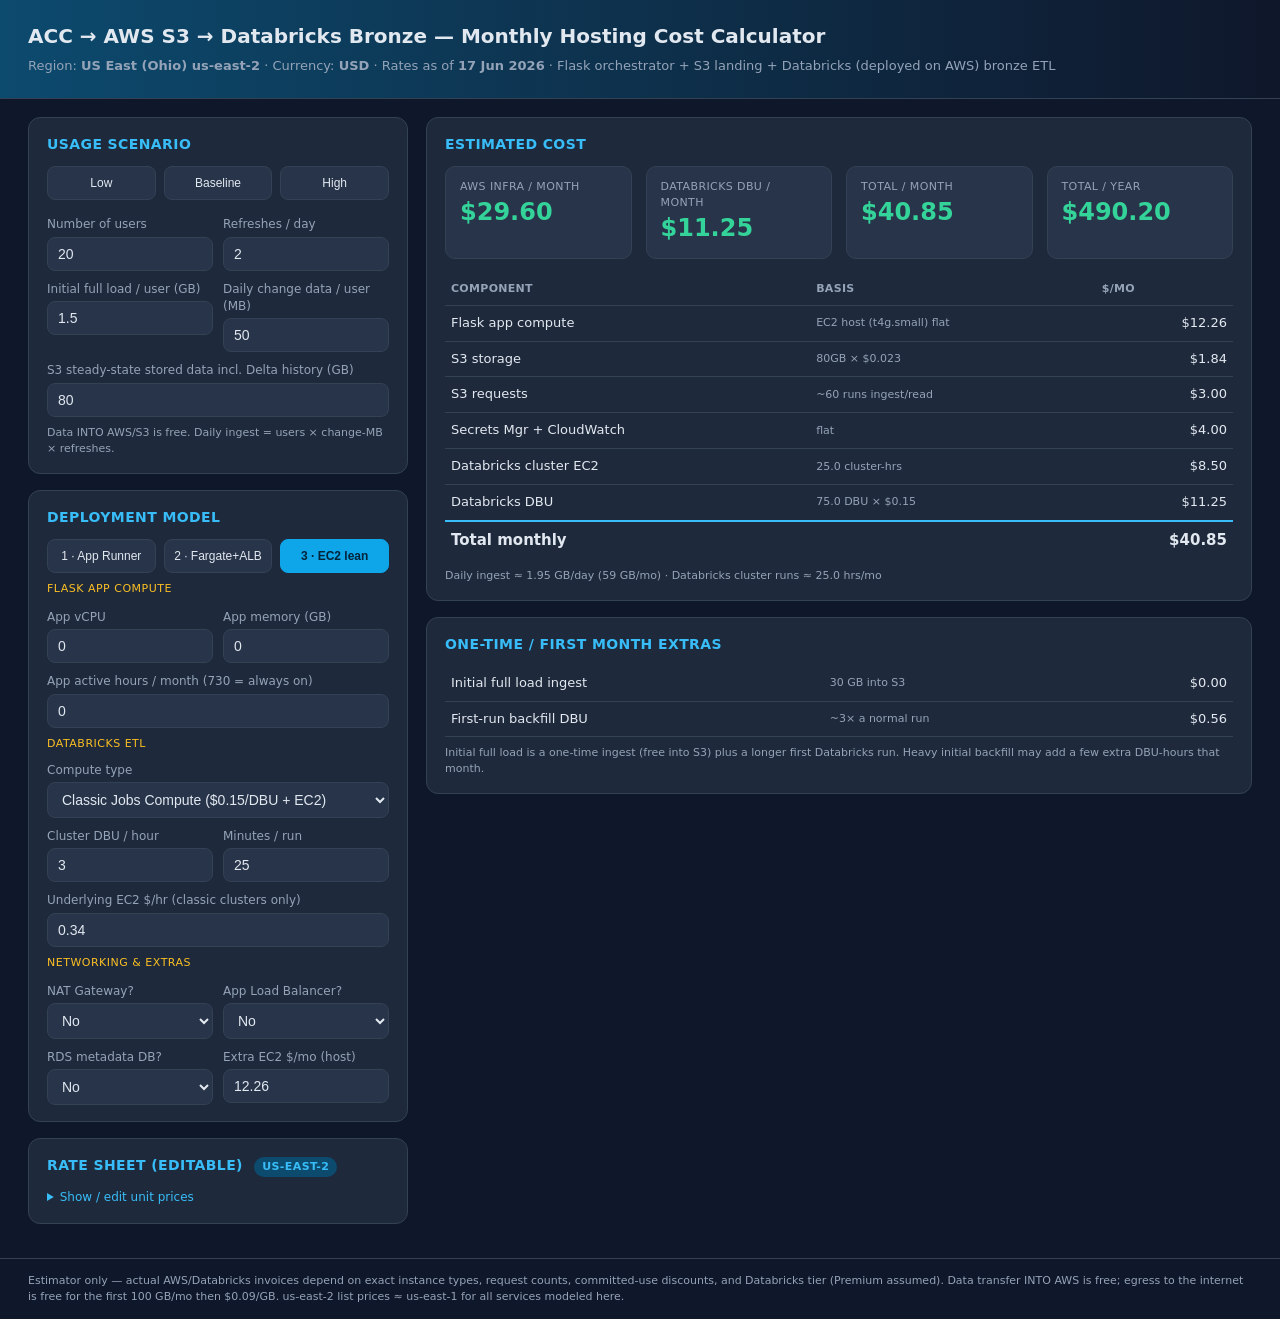
<file: docs/New architecture/Web hosting and CICD/aws-cost-estimate/cost-calculator.html>
<!DOCTYPE html>
<html lang="en">
<head>
<meta charset="UTF-8">
<meta name="viewport" content="width=device-width, initial-scale=1.0">
<title>ACC → Databricks on AWS — Hosting Cost Calculator (us-east-2)</title>
<style>
  :root{
    --bg:#0f172a;--panel:#1e293b;--panel2:#273449;--ink:#e2e8f0;--mut:#94a3b8;
    --acc:#38bdf8;--good:#34d399;--warn:#fbbf24;--line:#334155;--chip:#0ea5e9;
  }
  *{box-sizing:border-box}
  body{margin:0;font-family:'Segoe UI',system-ui,Arial,sans-serif;background:var(--bg);color:var(--ink);line-height:1.45}
  header{padding:22px 28px;background:linear-gradient(90deg,#0c4a6e,#0f172a);border-bottom:1px solid var(--line)}
  header h1{margin:0;font-size:20px}
  header p{margin:6px 0 0;color:var(--mut);font-size:13px}
  .wrap{display:grid;grid-template-columns:380px 1fr;gap:18px;padding:18px 28px;align-items:start}
  @media(max-width:980px){.wrap{grid-template-columns:1fr}}
  .card{background:var(--panel);border:1px solid var(--line);border-radius:12px;padding:16px 18px;margin-bottom:16px}
  .card h2{margin:0 0 12px;font-size:14px;letter-spacing:.4px;text-transform:uppercase;color:var(--acc)}
  label{display:block;font-size:12px;color:var(--mut);margin:10px 0 3px}
  input[type=number],select{width:100%;padding:8px 10px;background:var(--panel2);border:1px solid var(--line);
    border-radius:8px;color:var(--ink);font-size:14px}
  .row{display:grid;grid-template-columns:1fr 1fr;gap:10px}
  .presets{display:flex;gap:8px;flex-wrap:wrap;margin-bottom:6px}
  .presets button,.modelbtns button{flex:1;min-width:90px;padding:9px 6px;border:1px solid var(--line);border-radius:8px;
    background:var(--panel2);color:var(--ink);cursor:pointer;font-size:12px}
  .presets button:hover,.modelbtns button:hover{border-color:var(--acc)}
  .modelbtns{display:flex;gap:8px;margin-bottom:8px}
  .modelbtns button.active{background:var(--chip);border-color:var(--chip);color:#04243a;font-weight:700}
  table{width:100%;border-collapse:collapse;font-size:13px}
  th,td{text-align:left;padding:8px 6px;border-bottom:1px solid var(--line)}
  th{color:var(--mut);font-weight:600;font-size:11px;text-transform:uppercase;letter-spacing:.3px}
  td.num{text-align:right;font-variant-numeric:tabular-nums}
  tr.sub td{color:var(--mut);font-size:12px}
  .tot td{font-weight:800;font-size:15px;border-top:2px solid var(--acc);border-bottom:none}
  .big{display:flex;gap:14px;flex-wrap:wrap;margin-bottom:14px}
  .kpi{flex:1;min-width:150px;background:var(--panel2);border:1px solid var(--line);border-radius:10px;padding:12px 14px}
  .kpi .v{font-size:24px;font-weight:800;color:var(--good)}
  .kpi .l{font-size:11px;color:var(--mut);text-transform:uppercase;letter-spacing:.4px}
  .pill{display:inline-block;font-size:11px;padding:2px 8px;border-radius:99px;background:#0c4a6e;color:var(--acc);margin-left:6px}
  .note{font-size:11px;color:var(--mut);margin-top:8px}
  .rate{font-size:11px;color:var(--mut)}
  details{margin-top:10px}
  summary{cursor:pointer;color:var(--acc);font-size:12px}
  .grp{margin:8px 0 2px;font-size:11px;text-transform:uppercase;color:var(--warn);letter-spacing:.5px}
  footer{padding:14px 28px;color:var(--mut);font-size:11px;border-top:1px solid var(--line)}
</style>
</head>
<body>
<header>
  <h1>ACC → AWS S3 → Databricks Bronze — Monthly Hosting Cost Calculator</h1>
  <p>Region: <b>US East (Ohio) us-east-2</b> · Currency: <b>USD</b> · Rates as of <b>17 Jun 2026</b> · Flask orchestrator + S3 landing + Databricks (deployed on AWS) bronze ETL</p>
</header>

<div class="wrap">
  <!-- LEFT: INPUTS -->
  <div>
    <div class="card">
      <h2>Usage scenario</h2>
      <div class="presets">
        <button onclick="preset('low')">Low</button>
        <button onclick="preset('base')">Baseline</button>
        <button onclick="preset('high')">High</button>
      </div>
      <div class="row">
        <div><label>Number of users</label><input id="users" type="number" value="20"></div>
        <div><label>Refreshes / day</label><input id="refreshday" type="number" value="2"></div>
      </div>
      <div class="row">
        <div><label>Initial full load / user (GB)</label><input id="initgb" type="number" step="0.1" value="1.5"></div>
        <div><label>Daily change data / user (MB)</label><input id="dailymb" type="number" value="50"></div>
      </div>
      <label>S3 steady-state stored data incl. Delta history (GB)</label>
      <input id="storegb" type="number" value="80">
      <div class="note">Data INTO AWS/S3 is free. Daily ingest = users × change-MB × refreshes.</div>
    </div>

    <div class="card">
      <h2>Deployment model</h2>
      <div class="modelbtns">
        <button id="m1" onclick="setModel(1)">1 · App Runner</button>
        <button id="m2" onclick="setModel(2)">2 · Fargate+ALB</button>
        <button id="m3" onclick="setModel(3)">3 · EC2 lean</button>
      </div>

      <div class="grp">Flask app compute</div>
      <div class="row">
        <div><label>App vCPU</label><input id="vcpu" type="number" step="0.25" value="0.5"></div>
        <div><label>App memory (GB)</label><input id="mem" type="number" step="0.5" value="1"></div>
      </div>
      <label>App active hours / month (730 = always on)</label>
      <input id="apphrs" type="number" value="730">

      <div class="grp">Databricks ETL</div>
      <label>Compute type</label>
      <select id="dbtype">
        <option value="jobs">Classic Jobs Compute ($0.15/DBU + EC2)</option>
        <option value="serverless">Serverless Jobs ($0.70/DBU, no EC2)</option>
        <option value="allpurpose">All-Purpose ($0.55/DBU + EC2)</option>
      </select>
      <div class="row">
        <div><label>Cluster DBU / hour</label><input id="dburate" type="number" step="0.5" value="3"></div>
        <div><label>Minutes / run</label><input id="runmin" type="number" value="25"></div>
      </div>
      <label>Underlying EC2 $/hr (classic clusters only)</label>
      <input id="ec2hr" type="number" step="0.01" value="0.34">

      <div class="grp">Networking & extras</div>
      <div class="row">
        <div><label>NAT Gateway?</label><select id="nat"><option value="1">Yes</option><option value="0">No</option></select></div>
        <div><label>App Load Balancer?</label><select id="alb"><option value="1">Yes</option><option value="0">No</option></select></div>
      </div>
      <div class="row">
        <div><label>RDS metadata DB?</label><select id="rds"><option value="0">No</option><option value="1">Yes (t4g.micro)</option></select></div>
        <div><label>Extra EC2 $/mo (host)</label><input id="hostec2" type="number" step="0.01" value="0"></div>
      </div>
    </div>

    <div class="card">
      <h2>Rate sheet (editable) <span class="pill">us-east-2</span></h2>
      <details><summary>Show / edit unit prices</summary>
        <div class="row">
          <div><label>S3 $/GB-mo</label><input id="r_s3" type="number" step="0.001" value="0.023"></div>
          <div><label>S3 req $/1k (blended)</label><input id="r_req" type="number" step="0.001" value="0.005"></div>
        </div>
        <div class="row">
          <div><label>Fargate $/vCPU-hr</label><input id="r_fcpu" type="number" step="0.0001" value="0.04048"></div>
          <div><label>Fargate $/GB-hr</label><input id="r_fmem" type="number" step="0.0001" value="0.004445"></div>
        </div>
        <div class="row">
          <div><label>AppRunner $/vCPU-hr</label><input id="r_arcpu" type="number" step="0.001" value="0.064"></div>
          <div><label>AppRunner $/GB-hr</label><input id="r_armem" type="number" step="0.001" value="0.007"></div>
        </div>
        <div class="row">
          <div><label>NAT $/hr</label><input id="r_nathr" type="number" step="0.001" value="0.045"></div>
          <div><label>NAT $/GB</label><input id="r_natgb" type="number" step="0.001" value="0.045"></div>
        </div>
        <div class="row">
          <div><label>ALB $/hr</label><input id="r_albhr" type="number" step="0.0001" value="0.0225"></div>
          <div><label>ALB $/LCU-hr</label><input id="r_lcu" type="number" step="0.001" value="0.008"></div>
        </div>
        <div class="row">
          <div><label>Egress $/GB (after 100GB free)</label><input id="r_egress" type="number" step="0.001" value="0.09"></div>
          <div><label>RDS $/mo (inst+stg)</label><input id="r_rds" type="number" step="0.1" value="14"></div>
        </div>
        <div class="row">
          <div><label>DBU $ (jobs)</label><input id="r_dbujobs" type="number" step="0.01" value="0.15"></div>
          <div><label>DBU $ (serverless)</label><input id="r_dbusrv" type="number" step="0.01" value="0.70"></div>
        </div>
        <div class="row">
          <div><label>DBU $ (all-purpose)</label><input id="r_dbuall" type="number" step="0.01" value="0.55"></div>
          <div><label>Secrets+Logs $/mo</label><input id="r_misc" type="number" step="0.1" value="4"></div>
        </div>
      </details>
    </div>
  </div>

  <!-- RIGHT: RESULTS -->
  <div>
    <div class="card">
      <h2>Estimated cost</h2>
      <div class="big">
        <div class="kpi"><div class="l">AWS infra / month</div><div class="v" id="kAws">$0</div></div>
        <div class="kpi"><div class="l">Databricks DBU / month</div><div class="v" id="kDbu">$0</div></div>
        <div class="kpi"><div class="l">Total / month</div><div class="v" id="kTot">$0</div></div>
        <div class="kpi"><div class="l">Total / year</div><div class="v" id="kYr">$0</div></div>
      </div>
      <table id="tbl">
        <thead><tr><th>Component</th><th>Basis</th><th class="num">$/mo</th></tr></thead>
        <tbody id="rows"></tbody>
        <tfoot>
          <tr class="tot"><td>Total monthly</td><td></td><td class="num" id="fTot">$0</td></tr>
        </tfoot>
      </table>
      <div class="note" id="ingestNote"></div>
    </div>

    <div class="card">
      <h2>One-time / first month extras</h2>
      <table>
        <tbody id="onetime"></tbody>
      </table>
      <div class="note">Initial full load is a one-time ingest (free into S3) plus a longer first Databricks run. Heavy initial backfill may add a few extra DBU-hours that month.</div>
    </div>
  </div>
</div>

<footer>
  Estimator only — actual AWS/Databricks invoices depend on exact instance types, request counts, committed-use discounts, and Databricks tier (Premium assumed).
  Data transfer INTO AWS is free; egress to the internet is free for the first 100 GB/mo then $0.09/GB. us-east-2 list prices ≈ us-east-1 for all services modeled here.
</footer>

<script>
const $ = id => document.getElementById(id);
const num = id => parseFloat($(id).value) || 0;
const HRS = 730;
const fmt = n => '$' + n.toLocaleString('en-US',{minimumFractionDigits:2,maximumFractionDigits:2});

const PRESETS = {
  low:  {users:5,  initgb:0.5, dailymb:10, storegb:20,  runmin:12, dburate:2},
  base: {users:20, initgb:1.5, dailymb:50, storegb:80,  runmin:25, dburate:3},
  high: {users:20, initgb:3,   dailymb:200,storegb:250, runmin:45, dburate:5}
};
function preset(p){const v=PRESETS[p];for(const k in v)$(k).value=v[k];calc();}

const MODELS = {
  1:{vcpu:1,mem:2,apphrs:730,dbtype:'serverless',nat:'0',alb:'0',rds:'0',hostec2:0},
  2:{vcpu:0.5,mem:1,apphrs:730,dbtype:'jobs',nat:'1',alb:'1',rds:'0',hostec2:0},
  3:{vcpu:0,mem:0,apphrs:0,dbtype:'jobs',nat:'0',alb:'0',rds:'0',hostec2:12.26}
};
let model = 3;
function setModel(m){
  model=m;['m1','m2','m3'].forEach(x=>$(x).classList.remove('active'));$('m'+m).classList.add('active');
  const v=MODELS[m];for(const k in v)$(k).value=v[k];calc();
}

function addRow(rows,name,basis,val,sub){
  const tr=document.createElement('tr');if(sub)tr.className='sub';
  tr.innerHTML=`<td>${name}</td><td class="rate">${basis}</td><td class="num">${fmt(val)}</td>`;
  rows.appendChild(tr);
}

function calc(){
  const rows=$('rows');rows.innerHTML='';
  const users=num('users'), refr=num('refreshday'), dailymb=num('dailymb'), storegb=num('storegb');
  // ---- App compute ----
  const vcpu=num('vcpu'), mem=num('mem'), apphrs=num('apphrs');
  let appCost=0, appBasis='';
  if(model===1){ // App Runner
    appCost = vcpu*num('r_arcpu')*apphrs + mem*num('r_armem')*HRS;
    appBasis=`App Runner ${vcpu}vCPU/${mem}GB`;
  } else if(model===2){ // Fargate
    appCost = (vcpu*num('r_fcpu') + mem*num('r_fmem'))*apphrs;
    appBasis=`Fargate ${vcpu}vCPU/${mem}GB × ${apphrs}h`;
  } else { // EC2 host
    appCost = num('hostec2');
    appBasis=`EC2 host (t4g.small) flat`;
  }
  if(appCost>0) addRow(rows,'Flask app compute',appBasis,appCost);
  if(model!==3 && num('hostec2')>0) addRow(rows,'Extra EC2 host','flat',num('hostec2'));

  // ---- Load balancer ----
  let albCost=0;
  if($('alb').value==='1'){ albCost = num('r_albhr')*HRS + num('r_lcu')*1*HRS; addRow(rows,'Application Load Balancer',`$/hr + ~1 LCU`,albCost); }

  // ---- NAT ----
  const dailyIngestGB = users*dailymb/1024*refr; // through NAT, inbound
  const monthIngestGB = dailyIngestGB*30;
  let natCost=0;
  if($('nat').value==='1'){ natCost = num('r_nathr')*HRS + monthIngestGB*num('r_natgb'); addRow(rows,'NAT Gateway',`$/hr + ${monthIngestGB.toFixed(1)}GB`,natCost); }

  // ---- S3 ----
  const s3store = storegb*num('r_s3');
  // request estimate: assume 5000 objects per run write + reads
  const runsMonth = refr*30;
  const s3reqK = (runsMonth*5000*2)/1000; // PUT+GET in thousands
  const s3req = s3reqK*num('r_req')/1; // blended per 1k (rough)
  addRow(rows,'S3 storage',`${storegb}GB × $${num('r_s3')}`,s3store);
  addRow(rows,'S3 requests',`~${runsMonth} runs ingest/read`,s3req);

  // ---- Egress ----
  const egressGB = Math.max(0, users*0.05*30 - 100); // tiny API responses, mostly within free tier
  const egress = egressGB*num('r_egress');
  if(egress>0) addRow(rows,'Internet egress',`${egressGB.toFixed(0)}GB after free`,egress);

  // ---- RDS ----
  let rdsCost=0;
  if($('rds').value==='1'){ rdsCost=num('r_rds'); addRow(rows,'RDS PostgreSQL','t4g.micro + 20GB',rdsCost); }

  // ---- Misc (secrets, logs) ----
  const misc=num('r_misc'); addRow(rows,'Secrets Mgr + CloudWatch','flat',misc);

  // ---- Databricks ----
  const dbtype=$('dbtype').value;
  const dburate=num('dburate'), runmin=num('runmin');
  const clusterHrs = runmin/60*refr*30; // cluster-hours/month
  const dbuMonth = dburate*clusterHrs;
  let dbuPrice = dbtype==='serverless'?num('r_dbusrv'):dbtype==='allpurpose'?num('r_dbuall'):num('r_dbujobs');
  const dbuCost = dbuMonth*dbuPrice;
  let dbEc2=0;
  if(dbtype!=='serverless'){ dbEc2 = num('ec2hr')*clusterHrs; addRow(rows,'Databricks cluster EC2',`${clusterHrs.toFixed(1)} cluster-hrs`,dbEc2); }

  // ---- Totals ----
  let awsInfra = appCost + albCost + natCost + s3store + s3req + egress + rdsCost + misc + dbEc2;
  if(model!==3 && num('hostec2')>0) awsInfra += num('hostec2');
  const total = awsInfra + dbuCost;

  // Databricks DBU shown separately at bottom
  addRow(rows,'Databricks DBU',`${dbuMonth.toFixed(1)} DBU × $${dbuPrice}`,dbuCost);

  $('kAws').textContent=fmt(awsInfra);
  $('kDbu').textContent=fmt(dbuCost);
  $('kTot').textContent=fmt(total);
  $('kYr').textContent=fmt(total*12);
  $('fTot').textContent=fmt(total);
  $('ingestNote').textContent=`Daily ingest ≈ ${dailyIngestGB.toFixed(2)} GB/day (${monthIngestGB.toFixed(0)} GB/mo) · Databricks cluster runs ≈ ${clusterHrs.toFixed(1)} hrs/mo`;

  // one-time
  const ot=$('onetime');ot.innerHTML='';
  const initGB=users*num('initgb');
  addRow(ot,'Initial full load ingest',`${initGB.toFixed(0)} GB into S3`,0);
  addRow(ot,'First-run backfill DBU','~3× a normal run',dbuPrice*dburate*(runmin/60)*3);
}

['users','refreshday','initgb','dailymb','storegb','vcpu','mem','apphrs','dbtype','dburate','runmin','ec2hr',
 'nat','alb','rds','hostec2','r_s3','r_req','r_fcpu','r_fmem','r_arcpu','r_armem','r_nathr','r_natgb','r_albhr',
 'r_lcu','r_egress','r_rds','r_dbujobs','r_dbusrv','r_dbuall','r_misc']
 .forEach(id=>$(id).addEventListener('input',calc));

setModel(3); // default to lean, then user can switch
</script>
</body>
</html>
</file>
